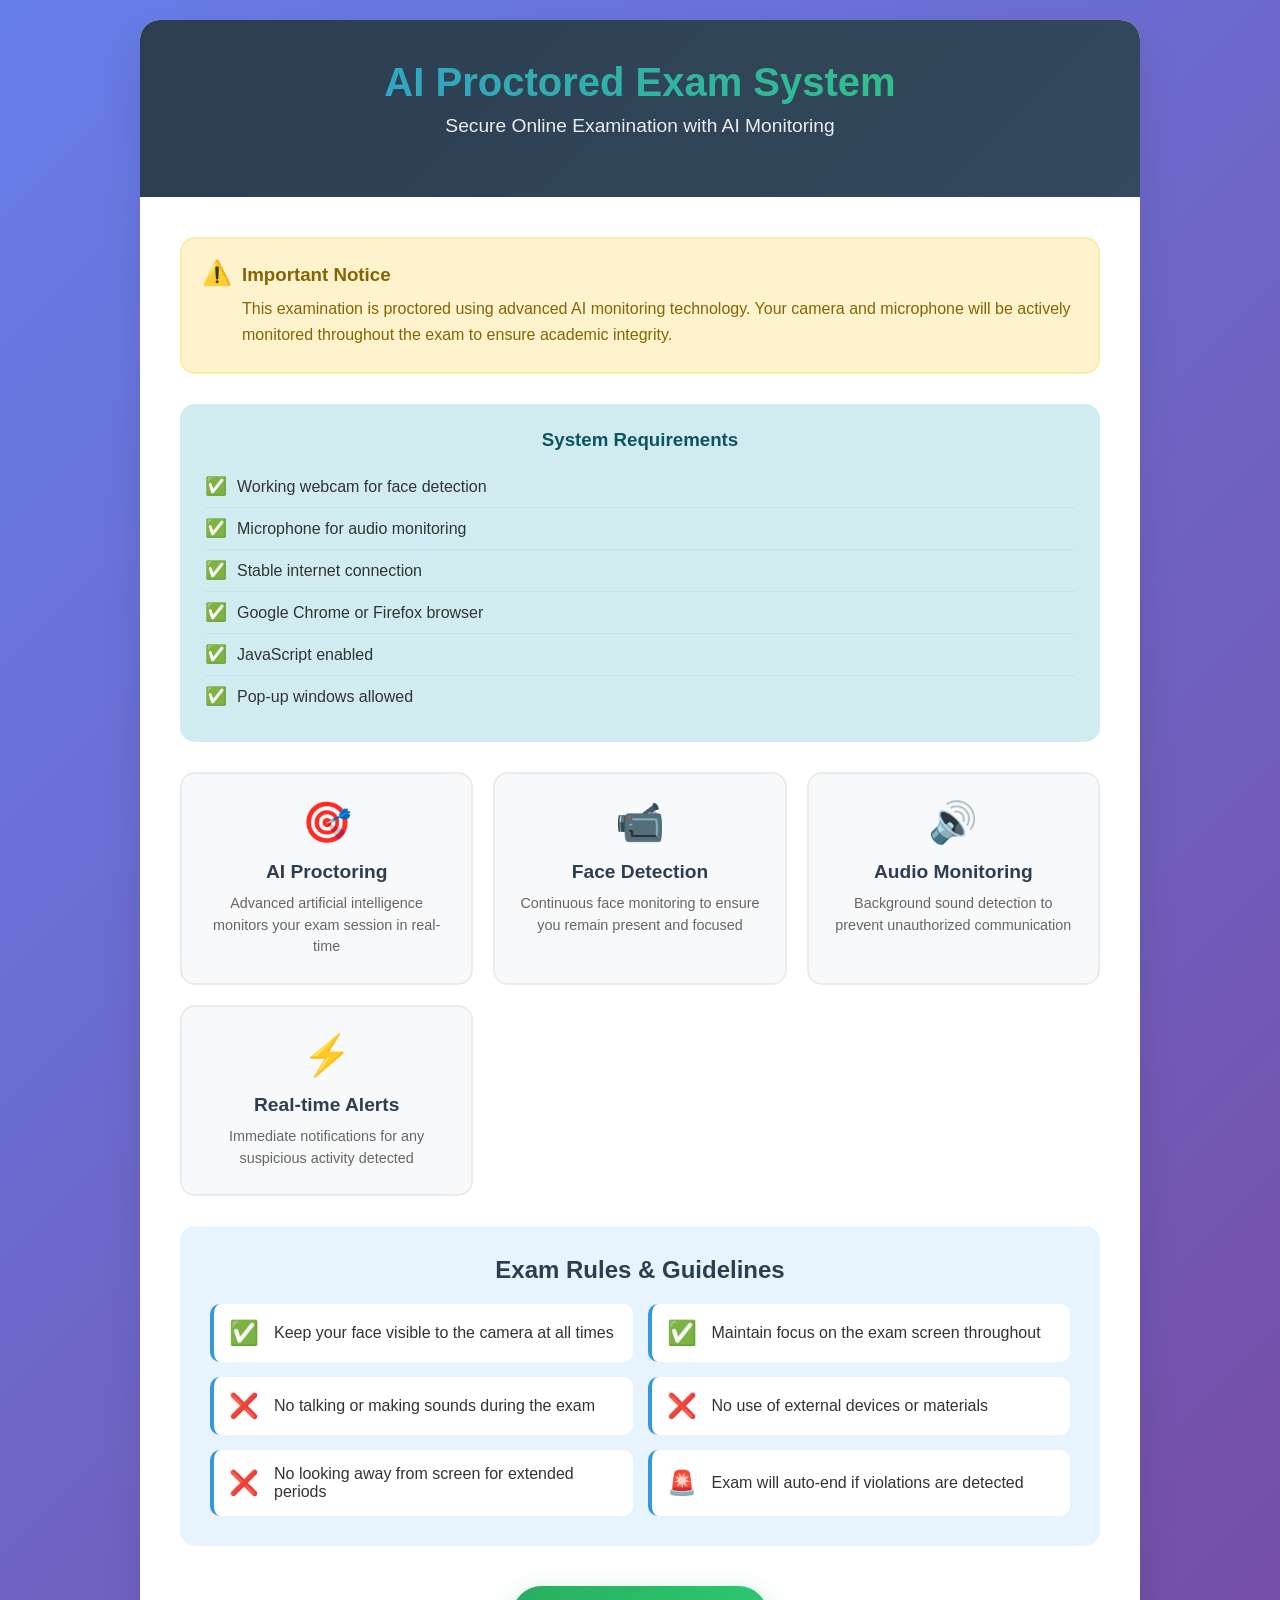
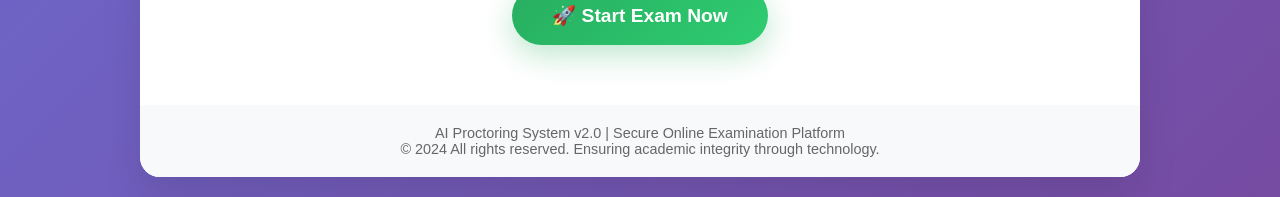
<file: templates/index.html>
<!DOCTYPE html>
<html lang="en">
<head>
    <meta charset="UTF-8">
    <meta name="viewport" content="width=device-width, initial-scale=1.0">
    <title>AI Proctored Exam System</title>
    <style>
        * {
            margin: 0;
            padding: 0;
            box-sizing: border-box;
        }
        body {
            font-family: 'Segoe UI', Tahoma, Geneva, Verdana, sans-serif;
            background: linear-gradient(135deg, #667eea 0%, #764ba2 100%);
            min-height: 100vh;
            padding: 20px;
            color: #333;
        }
        .container {
            max-width: 1000px;
            margin: 0 auto;
            background: white;
            border-radius: 20px;
            box-shadow: 0 20px 40px rgba(0,0,0,0.1);
            overflow: hidden;
        }
        .header {
            background: linear-gradient(135deg, #2c3e50 0%, #34495e 100%);
            color: white;
            padding: 40px;
            text-align: center;
        }
        .header h1 {
            font-size: 2.5em;
            margin-bottom: 10px;
            background: linear-gradient(45deg, #3498db, #2ecc71);
            -webkit-background-clip: text;
            -webkit-text-fill-color: transparent;
            background-clip: text;
        }
        .header .subtitle {
            font-size: 1.2em;
            opacity: 0.9;
            margin-bottom: 20px;
        }
        .content {
            padding: 40px;
        }
        .warning-box {
            background: #fff3cd;
            border: 2px solid #ffeaa7;
            border-radius: 15px;
            padding: 25px;
            margin-bottom: 30px;
            position: relative;
        }
        .warning-box::before {
            content: '⚠️';
            position: absolute;
            top: 20px;
            left: 20px;
            font-size: 24px;
        }
        .warning-box h3 {
            color: #856404;
            margin-bottom: 10px;
            margin-left: 35px;
        }
        .warning-box p {
            color: #856404;
            margin-left: 35px;
            line-height: 1.6;
        }
        .features-grid {
            display: grid;
            grid-template-columns: repeat(auto-fit, minmax(250px, 1fr));
            gap: 20px;
            margin: 30px 0;
        }
        .feature-card {
            background: #f8f9fa;
            padding: 25px;
            border-radius: 15px;
            text-align: center;
            border: 2px solid #e9ecef;
            transition: all 0.3s ease;
        }
        .feature-card:hover {
            transform: translateY(-5px);
            box-shadow: 0 10px 25px rgba(0,0,0,0.1);
            border-color: #3498db;
        }
        .feature-icon {
            font-size: 2.5em;
            margin-bottom: 15px;
        }
        .feature-card h4 {
            color: #2c3e50;
            margin-bottom: 10px;
            font-size: 1.2em;
        }
        .feature-card p {
            color: #666;
            font-size: 0.9em;
            line-height: 1.5;
        }
        .rules-section {
            background: #e8f4fd;
            border-radius: 15px;
            padding: 30px;
            margin: 30px 0;
        }
        .rules-section h3 {
            color: #2c3e50;
            margin-bottom: 20px;
            text-align: center;
            font-size: 1.5em;
        }
        .rules-grid {
            display: grid;
            grid-template-columns: repeat(auto-fit, minmax(300px, 1fr));
            gap: 15px;
        }
        .rule-item {
            display: flex;
            align-items: center;
            padding: 15px;
            background: white;
            border-radius: 10px;
            border-left: 4px solid #3498db;
        }
        .rule-icon {
            font-size: 1.5em;
            margin-right: 15px;
            width: 30px;
            text-align: center;
        }
        .rule-text {
            flex: 1;
        }
        .start-btn-container {
            text-align: center;
            margin: 40px 0 20px;
        }
        .start-btn {
            background: linear-gradient(135deg, #27ae60, #2ecc71);
            color: white;
            padding: 18px 40px;
            font-size: 1.2em;
            font-weight: bold;
            border: none;
            border-radius: 50px;
            cursor: pointer;
            transition: all 0.3s ease;
            box-shadow: 0 10px 30px rgba(39, 174, 96, 0.3);
        }
        .start-btn:hover {
            transform: translateY(-3px);
            box-shadow: 0 15px 40px rgba(39, 174, 96, 0.4);
        }
        .footer {
            text-align: center;
            padding: 20px;
            background: #f8f9fa;
            color: #666;
            font-size: 0.9em;
        }
        .system-requirements {
            background: #d1ecf1;
            border-radius: 15px;
            padding: 25px;
            margin: 30px 0;
        }
        .system-requirements h3 {
            color: #0c5460;
            margin-bottom: 15px;
            text-align: center;
        }
        .requirements-list {
            list-style: none;
            padding: 0;
        }
        .requirements-list li {
            padding: 10px 0;
            border-bottom: 1px solid #bee5eb;
            display: flex;
            align-items: center;
        }
        .requirements-list li:last-child {
            border-bottom: none;
        }
        .requirements-list li::before {
            content: '✅';
            margin-right: 10px;
            font-size: 1.1em;
        }
    </style>
</head>
<body>
    <div class="container">
        <div class="header">
            <h1>AI Proctored Exam System</h1>
            <div class="subtitle">Secure Online Examination with AI Monitoring</div>
        </div>
        
        <div class="content">
            <div class="warning-box">
                <h3>Important Notice</h3>
                <p>This examination is proctored using advanced AI monitoring technology. Your camera and microphone will be actively monitored throughout the exam to ensure academic integrity.</p>
            </div>
            
            <div class="system-requirements">
                <h3>System Requirements</h3>
                <ul class="requirements-list">
                    <li>Working webcam for face detection</li>
                    <li>Microphone for audio monitoring</li>
                    <li>Stable internet connection</li>
                    <li>Google Chrome or Firefox browser</li>
                    <li>JavaScript enabled</li>
                    <li>Pop-up windows allowed</li>
                </ul>
            </div>
            
            <div class="features-grid">
                <div class="feature-card">
                    <div class="feature-icon">🎯</div>
                    <h4>AI Proctoring</h4>
                    <p>Advanced artificial intelligence monitors your exam session in real-time</p>
                </div>
                <div class="feature-card">
                    <div class="feature-icon">📹</div>
                    <h4>Face Detection</h4>
                    <p>Continuous face monitoring to ensure you remain present and focused</p>
                </div>
                <div class="feature-card">
                    <div class="feature-icon">🔊</div>
                    <h4>Audio Monitoring</h4>
                    <p>Background sound detection to prevent unauthorized communication</p>
                </div>
                <div class="feature-card">
                    <div class="feature-icon">⚡</div>
                    <h4>Real-time Alerts</h4>
                    <p>Immediate notifications for any suspicious activity detected</p>
                </div>
            </div>
            
            <div class="rules-section">
                <h3>Exam Rules & Guidelines</h3>
                <div class="rules-grid">
                    <div class="rule-item">
                        <div class="rule-icon">✅</div>
                        <div class="rule-text">Keep your face visible to the camera at all times</div>
                    </div>
                    <div class="rule-item">
                        <div class="rule-icon">✅</div>
                        <div class="rule-text">Maintain focus on the exam screen throughout</div>
                    </div>
                    <div class="rule-item">
                        <div class="rule-icon">❌</div>
                        <div class="rule-text">No talking or making sounds during the exam</div>
                    </div>
                    <div class="rule-item">
                        <div class="rule-icon">❌</div>
                        <div class="rule-text">No use of external devices or materials</div>
                    </div>
                    <div class="rule-item">
                        <div class="rule-icon">❌</div>
                        <div class="rule-text">No looking away from screen for extended periods</div>
                    </div>
                    <div class="rule-item">
                        <div class="rule-icon">🚨</div>
                        <div class="rule-text">Exam will auto-end if violations are detected</div>
                    </div>
                </div>
            </div>
            
            <div class="start-btn-container">
                <button class="start-btn" onclick="startExam()">
                    🚀 Start Exam Now
                </button>
            </div>
        </div>
        
        <div class="footer">
            <p>AI Proctoring System v2.0 | Secure Online Examination Platform</p>
            <p>© 2024 All rights reserved. Ensuring academic integrity through technology.</p>
        </div>
    </div>

    <script>
        function startExam() {
            if (confirm('Are you ready to start the exam? Make sure your camera and microphone are working.')) {
                window.location.href = '/exam';
            }
        }
        
        // Check if browser supports required features
        window.addEventListener('load', function() {
            if (!navigator.mediaDevices || !navigator.mediaDevices.getUserMedia) {
                alert('Your browser does not support camera access. Please use Chrome or Firefox.');
            }
        });
    </script>
</body>
</html>
</file>
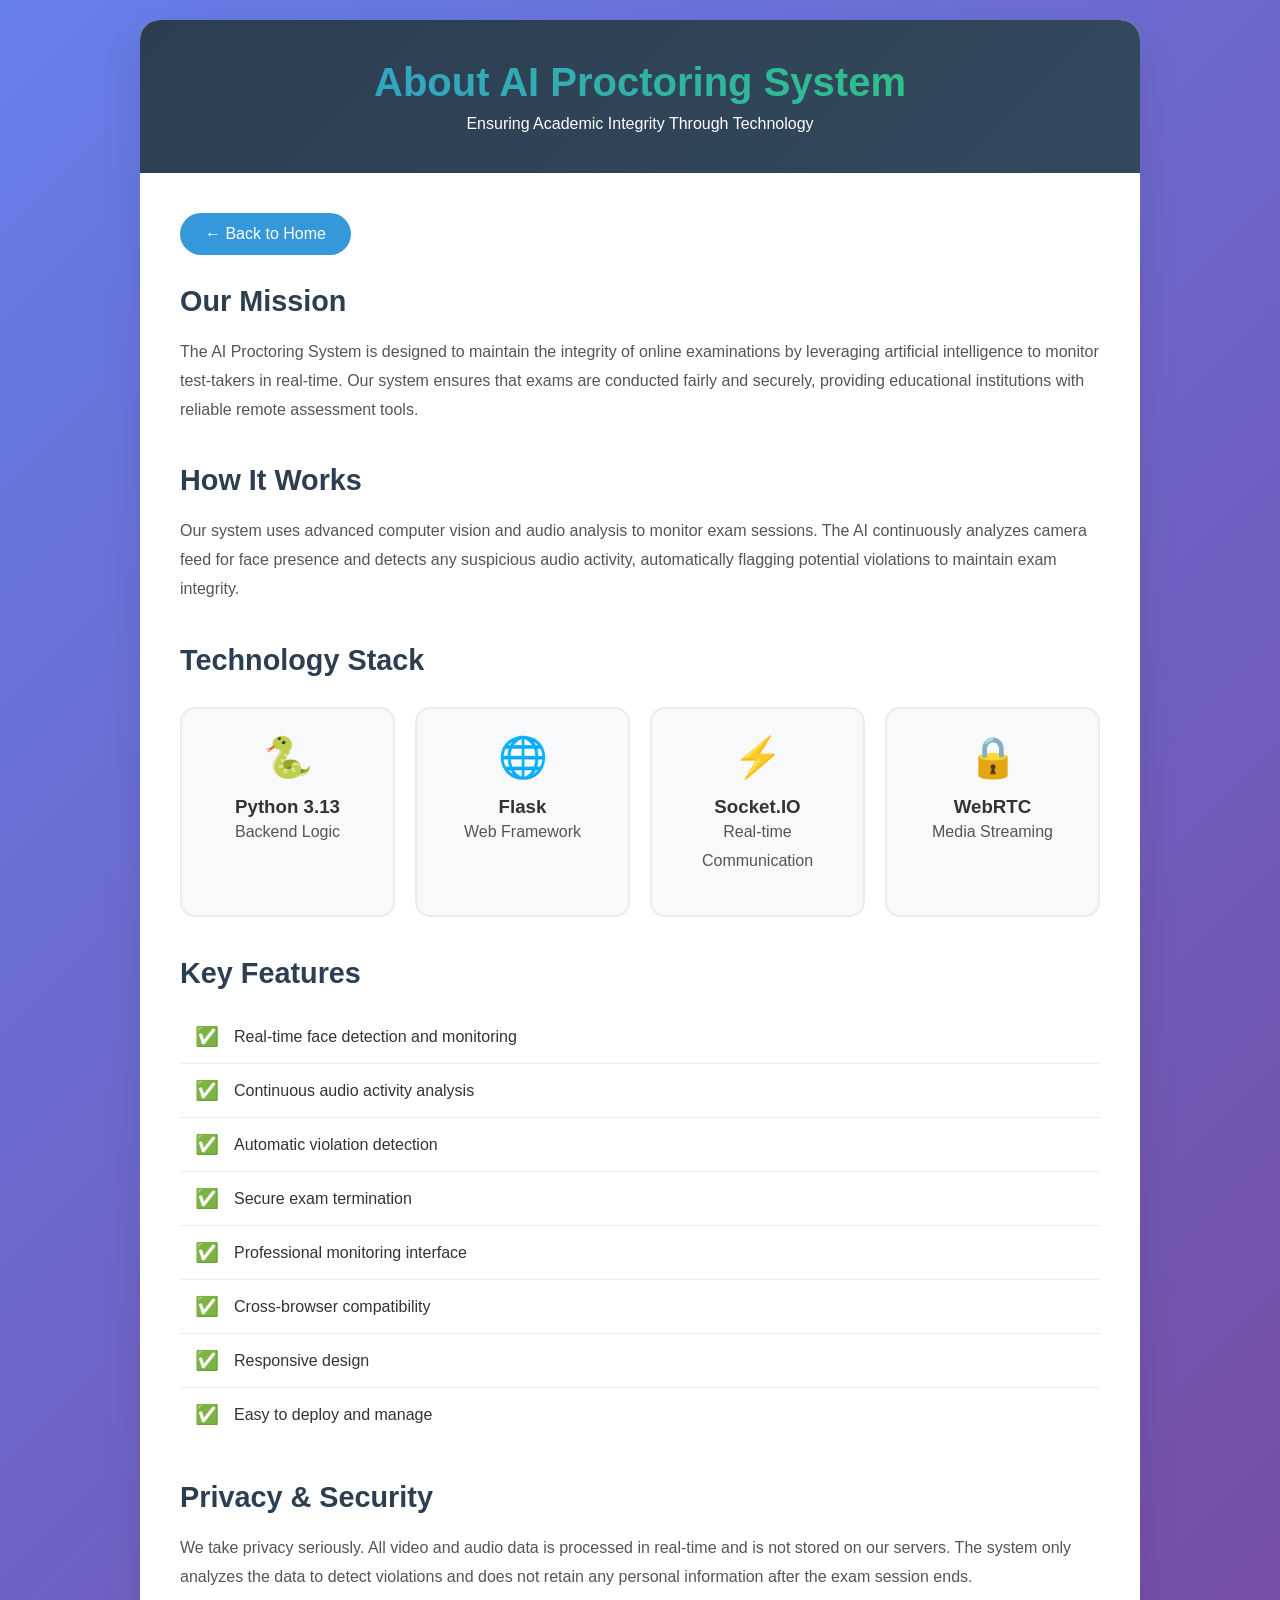
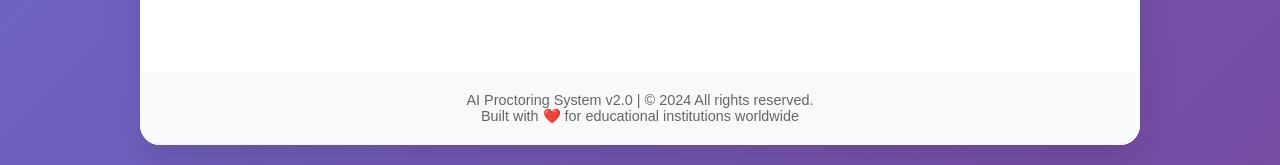
<file: templates/about.html>
<!DOCTYPE html>
<html lang="en">
<head>
    <meta charset="UTF-8">
    <meta name="viewport" content="width=device-width, initial-scale=1.0">
    <title>About - AI Proctoring System</title>
    <style>
        * {
            margin: 0;
            padding: 0;
            box-sizing: border-box;
        }
        body {
            font-family: 'Segoe UI', Tahoma, Geneva, Verdana, sans-serif;
            background: linear-gradient(135deg, #667eea 0%, #764ba2 100%);
            min-height: 100vh;
            padding: 20px;
            color: #333;
        }
        .container {
            max-width: 1000px;
            margin: 0 auto;
            background: white;
            border-radius: 20px;
            box-shadow: 0 20px 40px rgba(0,0,0,0.1);
            overflow: hidden;
        }
        .header {
            background: linear-gradient(135deg, #2c3e50 0%, #34495e 100%);
            color: white;
            padding: 40px;
            text-align: center;
        }
        .header h1 {
            font-size: 2.5em;
            margin-bottom: 10px;
            background: linear-gradient(45deg, #3498db, #2ecc71);
            -webkit-background-clip: text;
            -webkit-text-fill-color: transparent;
            background-clip: text;
        }
        .content {
            padding: 40px;
        }
        .back-btn {
            display: inline-block;
            background: #3498db;
            color: white;
            padding: 12px 25px;
            border-radius: 25px;
            text-decoration: none;
            margin-bottom: 30px;
            transition: all 0.3s ease;
        }
        .back-btn:hover {
            background: #2980b9;
            transform: translateY(-2px);
        }
        .about-section {
            margin-bottom: 40px;
        }
        .about-section h2 {
            color: #2c3e50;
            margin-bottom: 20px;
            font-size: 1.8em;
        }
        .about-section p {
            line-height: 1.8;
            margin-bottom: 15px;
            color: #555;
        }
        .tech-stack {
            display: grid;
            grid-template-columns: repeat(auto-fit, minmax(200px, 1fr));
            gap: 20px;
            margin: 30px 0;
        }
        .tech-card {
            background: #f8f9fa;
            padding: 25px;
            border-radius: 15px;
            text-align: center;
            border: 2px solid #e9ecef;
            transition: all 0.3s ease;
        }
        .tech-card:hover {
            transform: translateY(-5px);
            border-color: #3498db;
        }
        .tech-icon {
            font-size: 2.5em;
            margin-bottom: 15px;
        }
        .features-list {
            list-style: none;
            padding: 0;
        }
        .features-list li {
            padding: 15px;
            border-bottom: 1px solid #eee;
            display: flex;
            align-items: center;
        }
        .features-list li:last-child {
            border-bottom: none;
        }
        .features-list li::before {
            content: '✅';
            margin-right: 15px;
            font-size: 1.2em;
        }
        .footer {
            text-align: center;
            padding: 20px;
            background: #f8f9fa;
            color: #666;
            font-size: 0.9em;
        }
    </style>
</head>
<body>
    <div class="container">
        <div class="header">
            <h1>About AI Proctoring System</h1>
            <div class="subtitle">Ensuring Academic Integrity Through Technology</div>
        </div>
        
        <div class="content">
            <a href="/" class="back-btn">← Back to Home</a>
            
            <div class="about-section">
                <h2>Our Mission</h2>
                <p>The AI Proctoring System is designed to maintain the integrity of online examinations by leveraging artificial intelligence to monitor test-takers in real-time. Our system ensures that exams are conducted fairly and securely, providing educational institutions with reliable remote assessment tools.</p>
            </div>
            
            <div class="about-section">
                <h2>How It Works</h2>
                <p>Our system uses advanced computer vision and audio analysis to monitor exam sessions. The AI continuously analyzes camera feed for face presence and detects any suspicious audio activity, automatically flagging potential violations to maintain exam integrity.</p>
            </div>
            
            <div class="about-section">
                <h2>Technology Stack</h2>
                <div class="tech-stack">
                    <div class="tech-card">
                        <div class="tech-icon">🐍</div>
                        <h3>Python 3.13</h3>
                        <p>Backend Logic</p>
                    </div>
                    <div class="tech-card">
                        <div class="tech-icon">🌐</div>
                        <h3>Flask</h3>
                        <p>Web Framework</p>
                    </div>
                    <div class="tech-card">
                        <div class="tech-icon">⚡</div>
                        <h3>Socket.IO</h3>
                        <p>Real-time Communication</p>
                    </div>
                    <div class="tech-card">
                        <div class="tech-icon">🔒</div>
                        <h3>WebRTC</h3>
                        <p>Media Streaming</p>
                    </div>
                </div>
            </div>
            
            <div class="about-section">
                <h2>Key Features</h2>
                <ul class="features-list">
                    <li>Real-time face detection and monitoring</li>
                    <li>Continuous audio activity analysis</li>
                    <li>Automatic violation detection</li>
                    <li>Secure exam termination</li>
                    <li>Professional monitoring interface</li>
                    <li>Cross-browser compatibility</li>
                    <li>Responsive design</li>
                    <li>Easy to deploy and manage</li>
                </ul>
            </div>
            
            <div class="about-section">
                <h2>Privacy & Security</h2>
                <p>We take privacy seriously. All video and audio data is processed in real-time and is not stored on our servers. The system only analyzes the data to detect violations and does not retain any personal information after the exam session ends.</p>
            </div>
        </div>
        
        <div class="footer">
            <p>AI Proctoring System v2.0 | © 2024 All rights reserved.</p>
            <p>Built with ❤️ for educational institutions worldwide</p>
        </div>
    </div>
</body>
</html>
</file>
